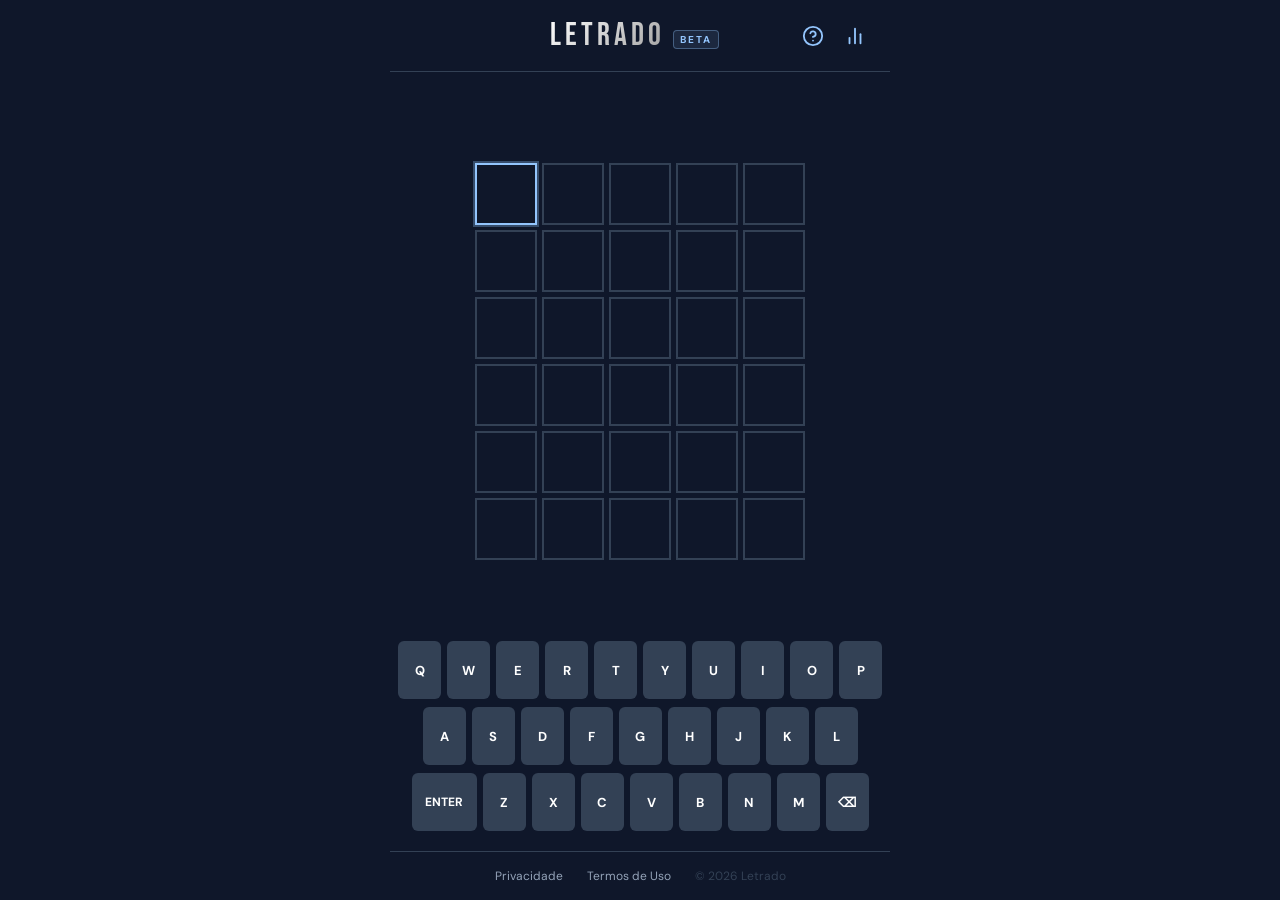
<file: index.html>
<!DOCTYPE html>
<html lang="pt-BR">
<head>
  <meta charset="UTF-8">
  <meta name="viewport" content="width=device-width, initial-scale=1.0, maximum-scale=1.0, user-scalable=no">
  <title>Letrado</title>
  <link rel="icon" type="image/x-icon" href="favicon.ico">
  <link rel="icon" type="image/png" sizes="16x16" href="favicon-16.png">
  <link rel="icon" type="image/png" sizes="32x32" href="favicon-32.png">
  <link rel="icon" type="image/png" sizes="192x192" href="favicon-192.png">
  <link rel="icon" type="image/png" sizes="512x512" href="favicon-512.png">
  <link rel="apple-touch-icon" sizes="180x180" href="apple-touch-icon.png">
  <meta name="theme-color" content="#0f172a">
  <meta name="google-adsense-account" content="ca-pub-7366083394469817">
  <link rel="stylesheet" href="style.css">
</head>
<body>

  <!-- HEADER -->
  <header>
    <span style="width:60px"></span>
    <div class="logo-wrap">
      <span class="logo">Letrado</span>
      <span class="beta-tag">Beta</span>
    </div>
    <div class="header-icons">
      <button class="icon-btn" id="btn-help" title="Como jogar" aria-label="Como jogar">
        <svg width="22" height="22" viewBox="0 0 24 24" fill="none" stroke="currentColor" stroke-width="2" stroke-linecap="round" stroke-linejoin="round">
          <circle cx="12" cy="12" r="10"/>
          <path d="M9.09 9a3 3 0 0 1 5.83 1c0 2-3 3-3 3"/>
          <line x1="12" y1="17" x2="12.01" y2="17"/>
        </svg>
      </button>
      <button class="icon-btn" id="btn-stats" title="Estatísticas" aria-label="Estatísticas">
        <svg width="22" height="22" viewBox="0 0 24 24" fill="none" stroke="currentColor" stroke-width="2" stroke-linecap="round" stroke-linejoin="round">
          <line x1="18" y1="20" x2="18" y2="10"/>
          <line x1="12" y1="20" x2="12" y2="4"/>
          <line x1="6" y1="20" x2="6" y2="14"/>
        </svg>
      </button>
    </div>
  </header>

  <!-- Toast -->
  <div id="toast"></div>

  <!-- TABULEIRO -->
  <div id="board-container">
    <div id="board"></div>
  </div>

  <!-- TECLADO -->
  <div id="keyboard"></div>

  <!-- MODAL: Como Jogar -->
  <div class="modal-overlay" id="modal-help">
    <div class="modal">
      <h2>Como Jogar</h2>
      <p>Adivinhe o <strong>LETRADO</strong> em 6 tentativas.</p>
      <div class="divider"></div>
      <p style="margin-bottom:8px;text-align:left;font-size:13px">
        • Cada palpite deve ser uma palavra válida de 5 letras.<br>
        • A cor das letras muda para mostrar o quão perto você está.
      </p>
      <div class="divider"></div>

      <div class="how-example">
        <div class="ex-tile c">G</div>
        <div class="ex-tile">A</div>
        <div class="ex-tile">T</div>
        <div class="ex-tile">O</div>
        <div class="ex-tile">S</div>
      </div>
      <div class="how-desc"><strong>G</strong> está na posição correta.</div>

      <div class="how-example">
        <div class="ex-tile">C</div>
        <div class="ex-tile p">A</div>
        <div class="ex-tile">S</div>
        <div class="ex-tile">A</div>
        <div class="ex-tile">S</div>
      </div>
      <div class="how-desc"><strong>A</strong> está na palavra, mas na posição errada.</div>

      <div class="how-example">
        <div class="ex-tile">B</div>
        <div class="ex-tile">O</div>
        <div class="ex-tile">L</div>
        <div class="ex-tile a">O</div>
        <div class="ex-tile">S</div>
      </div>
      <div class="how-desc" style="border:none;margin-bottom:0">
        <strong>O</strong> (segundo) não está na palavra.
      </div>

      <button class="modal-btn" id="help-close">Entendido!</button>
    </div>
  </div>

  <!-- MODAL: Estatísticas -->
  <div class="modal-overlay" id="modal-stats">
    <div class="modal">
      <h2>Estatísticas</h2>
      <div class="stats-row">
        <div class="stat-box">
          <div class="stat-num" id="s-played">0</div>
          <div class="stat-label">Jogados</div>
        </div>
        <div class="stat-box">
          <div class="stat-num" id="s-win">0</div>
          <div class="stat-label">% Vitórias</div>
        </div>
        <div class="stat-box">
          <div class="stat-num" id="s-streak">0</div>
          <div class="stat-label">Sequência</div>
        </div>
        <div class="stat-box">
          <div class="stat-num" id="s-best">0</div>
          <div class="stat-label">Recorde</div>
        </div>
      </div>
      <button class="modal-btn" id="stats-close">Fechar</button>
      <button class="modal-btn secondary" id="stats-new">Nova Palavra</button>
    </div>
  </div>

  <!-- MODAL: Fim de jogo -->
  <div class="modal-overlay" id="modal-end">
    <div class="modal">
      <h2 id="end-title">Parabéns!</h2>
      <p id="end-msg"></p>
      <div class="word-reveal" id="end-word"></div>
      <button class="modal-btn" id="end-share">📤 Compartilhar Resultado</button>
      <button class="modal-btn secondary" id="end-new">Jogar Novamente</button>
      <button class="modal-btn secondary" id="end-stats">Ver Estatísticas</button>
    </div>
  </div>

  <!-- Scripts (ordem importa!) -->
  <script src="words.js"></script>
  <script src="script.js"></script>

  <!-- Footer -->
  <footer style="
    width:100%;
    max-width:500px;
    padding:16px 20px;
    border-top:1px solid #334155;
    display:flex;
    justify-content:center;
    gap:24px;
    margin-top:auto;
  ">
    <a href="privacy.html" style="font-size:12px;color:#94a3b8;text-decoration:none;">Privacidade</a>
    <a href="terms.html" style="font-size:12px;color:#94a3b8;text-decoration:none;">Termos de Uso</a>
    <span style="font-size:12px;color:#334155;">© 2026 Letrado</span>
  </footer>

</body>
</html>
</file>
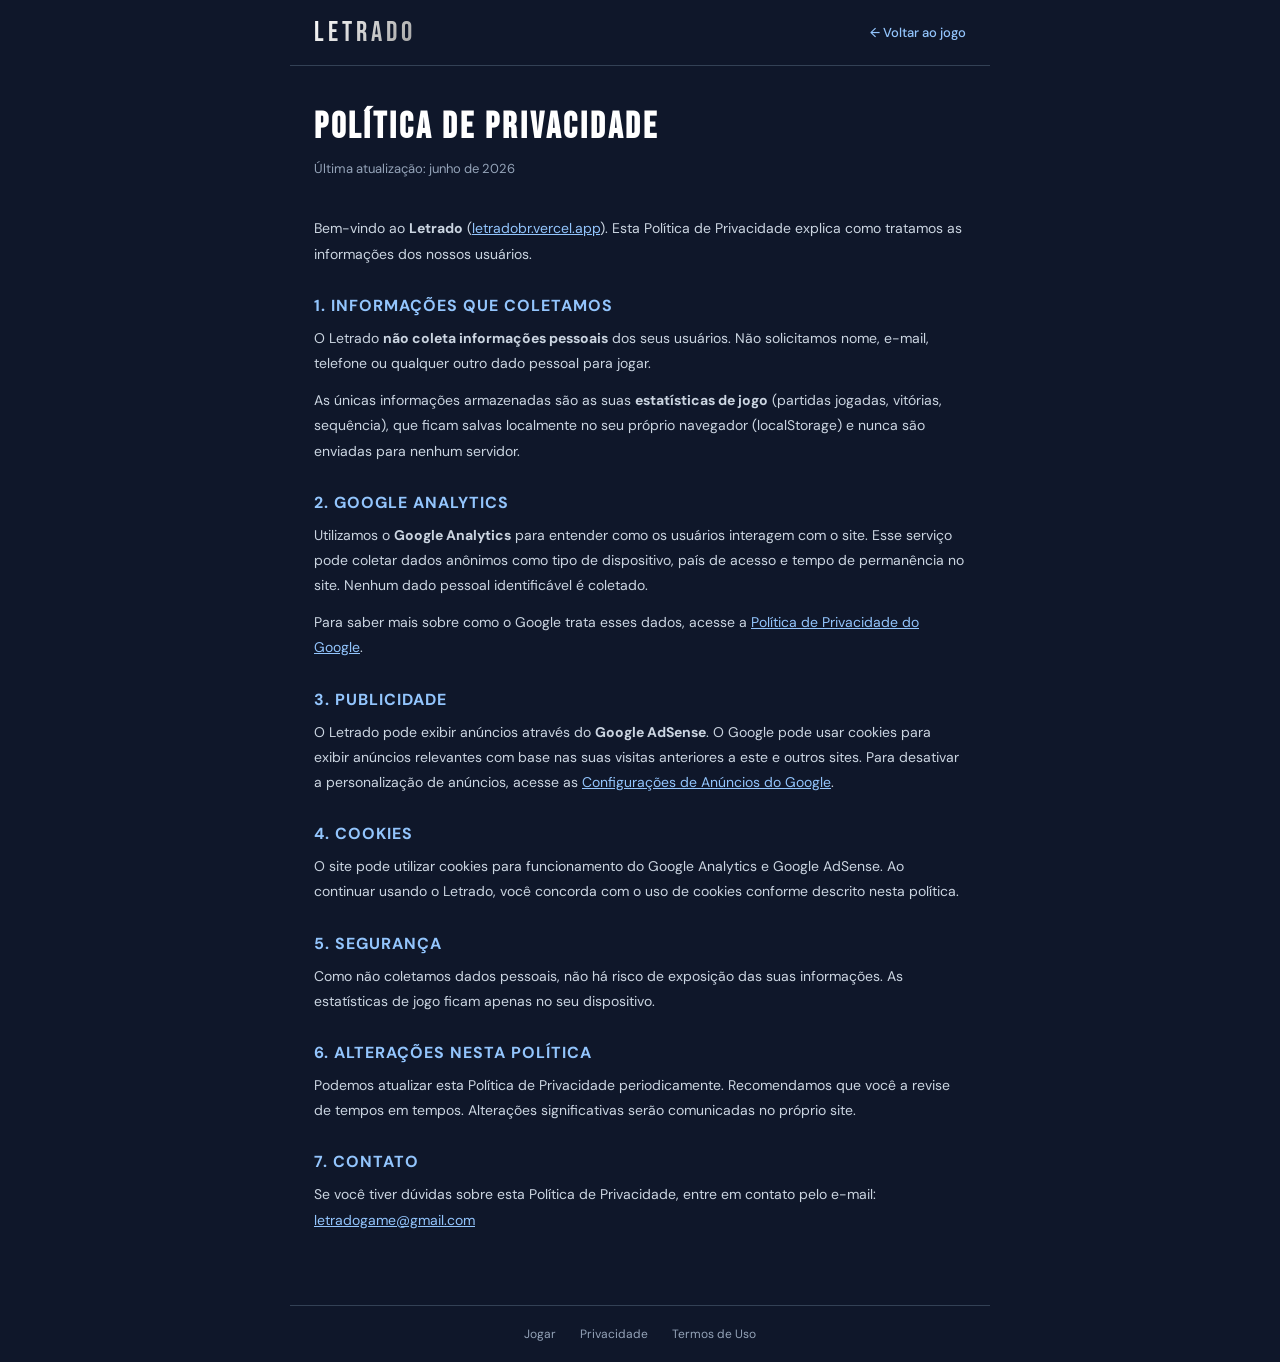
<file: privacy.html>
<!DOCTYPE html>
<html lang="pt-BR">
<head>
  <meta charset="UTF-8">
  <meta name="viewport" content="width=device-width, initial-scale=1.0">
  <title>Política de Privacidade — Letrado</title>
  <link rel="icon" type="image/x-icon" href="favicon.ico">
  <meta name="theme-color" content="#0f172a">
  <link href="https://fonts.googleapis.com/css2?family=Bebas+Neue&family=DM+Sans:wght@400;500;700&display=swap" rel="stylesheet">
  <style>
    *, *::before, *::after { box-sizing: border-box; margin: 0; padding: 0; }
    body {
      background: #0f172a;
      color: #ffffff;
      font-family: 'DM Sans', sans-serif;
      min-height: 100vh;
      display: flex;
      flex-direction: column;
      align-items: center;
    }
    header {
      width: 100%;
      max-width: 700px;
      display: flex;
      align-items: center;
      justify-content: space-between;
      padding: 16px 24px;
      border-bottom: 1px solid #334155;
    }
    .logo {
      font-family: 'Bebas Neue', sans-serif;
      font-size: 28px;
      letter-spacing: 4px;
      background: linear-gradient(135deg, #ffffff 0%, #a0a0a0 100%);
      -webkit-background-clip: text;
      -webkit-text-fill-color: transparent;
      background-clip: text;
      text-decoration: none;
    }
    .back-btn {
      font-size: 13px;
      color: #93c5fd;
      text-decoration: none;
      font-weight: 500;
    }
    .back-btn:hover { color: #ffffff; }
    main {
      width: 100%;
      max-width: 700px;
      padding: 40px 24px 60px;
    }
    h1 {
      font-family: 'Bebas Neue', sans-serif;
      font-size: 36px;
      letter-spacing: 3px;
      margin-bottom: 8px;
      color: #ffffff;
    }
    .updated {
      font-size: 13px;
      color: #94a3b8;
      margin-bottom: 36px;
    }
    h2 {
      font-size: 16px;
      font-weight: 700;
      color: #93c5fd;
      margin: 28px 0 10px;
      text-transform: uppercase;
      letter-spacing: 1px;
    }
    p {
      font-size: 14px;
      line-height: 1.8;
      color: #cbd5e1;
      margin-bottom: 12px;
    }
    a { color: #93c5fd; }
    footer {
      width: 100%;
      max-width: 700px;
      padding: 20px 24px;
      border-top: 1px solid #334155;
      display: flex;
      justify-content: center;
      gap: 24px;
      margin-top: auto;
    }
    footer a {
      font-size: 12px;
      color: #94a3b8;
      text-decoration: none;
    }
    footer a:hover { color: #ffffff; }
  </style>
</head>
<body>

  <header>
    <a class="logo" href="index.html">Letrado</a>
    <a class="back-btn" href="index.html">← Voltar ao jogo</a>
  </header>

  <main>
    <h1>Política de Privacidade</h1>
    <p class="updated">Última atualização: junho de 2026</p>

    <p>Bem-vindo ao <strong>Letrado</strong> (<a href="https://letradobr.vercel.app">letradobr.vercel.app</a>). Esta Política de Privacidade explica como tratamos as informações dos nossos usuários.</p>

    <h2>1. Informações que coletamos</h2>
    <p>O Letrado <strong>não coleta informações pessoais</strong> dos seus usuários. Não solicitamos nome, e-mail, telefone ou qualquer outro dado pessoal para jogar.</p>
    <p>As únicas informações armazenadas são as suas <strong>estatísticas de jogo</strong> (partidas jogadas, vitórias, sequência), que ficam salvas localmente no seu próprio navegador (localStorage) e nunca são enviadas para nenhum servidor.</p>

    <h2>2. Google Analytics</h2>
    <p>Utilizamos o <strong>Google Analytics</strong> para entender como os usuários interagem com o site. Esse serviço pode coletar dados anônimos como tipo de dispositivo, país de acesso e tempo de permanência no site. Nenhum dado pessoal identificável é coletado.</p>
    <p>Para saber mais sobre como o Google trata esses dados, acesse a <a href="https://policies.google.com/privacy" target="_blank">Política de Privacidade do Google</a>.</p>

    <h2>3. Publicidade</h2>
    <p>O Letrado pode exibir anúncios através do <strong>Google AdSense</strong>. O Google pode usar cookies para exibir anúncios relevantes com base nas suas visitas anteriores a este e outros sites. Para desativar a personalização de anúncios, acesse as <a href="https://adssettings.google.com" target="_blank">Configurações de Anúncios do Google</a>.</p>

    <h2>4. Cookies</h2>
    <p>O site pode utilizar cookies para funcionamento do Google Analytics e Google AdSense. Ao continuar usando o Letrado, você concorda com o uso de cookies conforme descrito nesta política.</p>

    <h2>5. Segurança</h2>
    <p>Como não coletamos dados pessoais, não há risco de exposição das suas informações. As estatísticas de jogo ficam apenas no seu dispositivo.</p>

    <h2>6. Alterações nesta política</h2>
    <p>Podemos atualizar esta Política de Privacidade periodicamente. Recomendamos que você a revise de tempos em tempos. Alterações significativas serão comunicadas no próprio site.</p>

    <h2>7. Contato</h2>
    <p>Se você tiver dúvidas sobre esta Política de Privacidade, entre em contato pelo e-mail: <a href="mailto:letradogame@gmail.com">letradogame@gmail.com</a></p>
  </main>

  <footer>
    <a href="index.html">Jogar</a>
    <a href="privacy.html">Privacidade</a>
    <a href="terms.html">Termos de Uso</a>
  </footer>

</body>
</html>
</file>
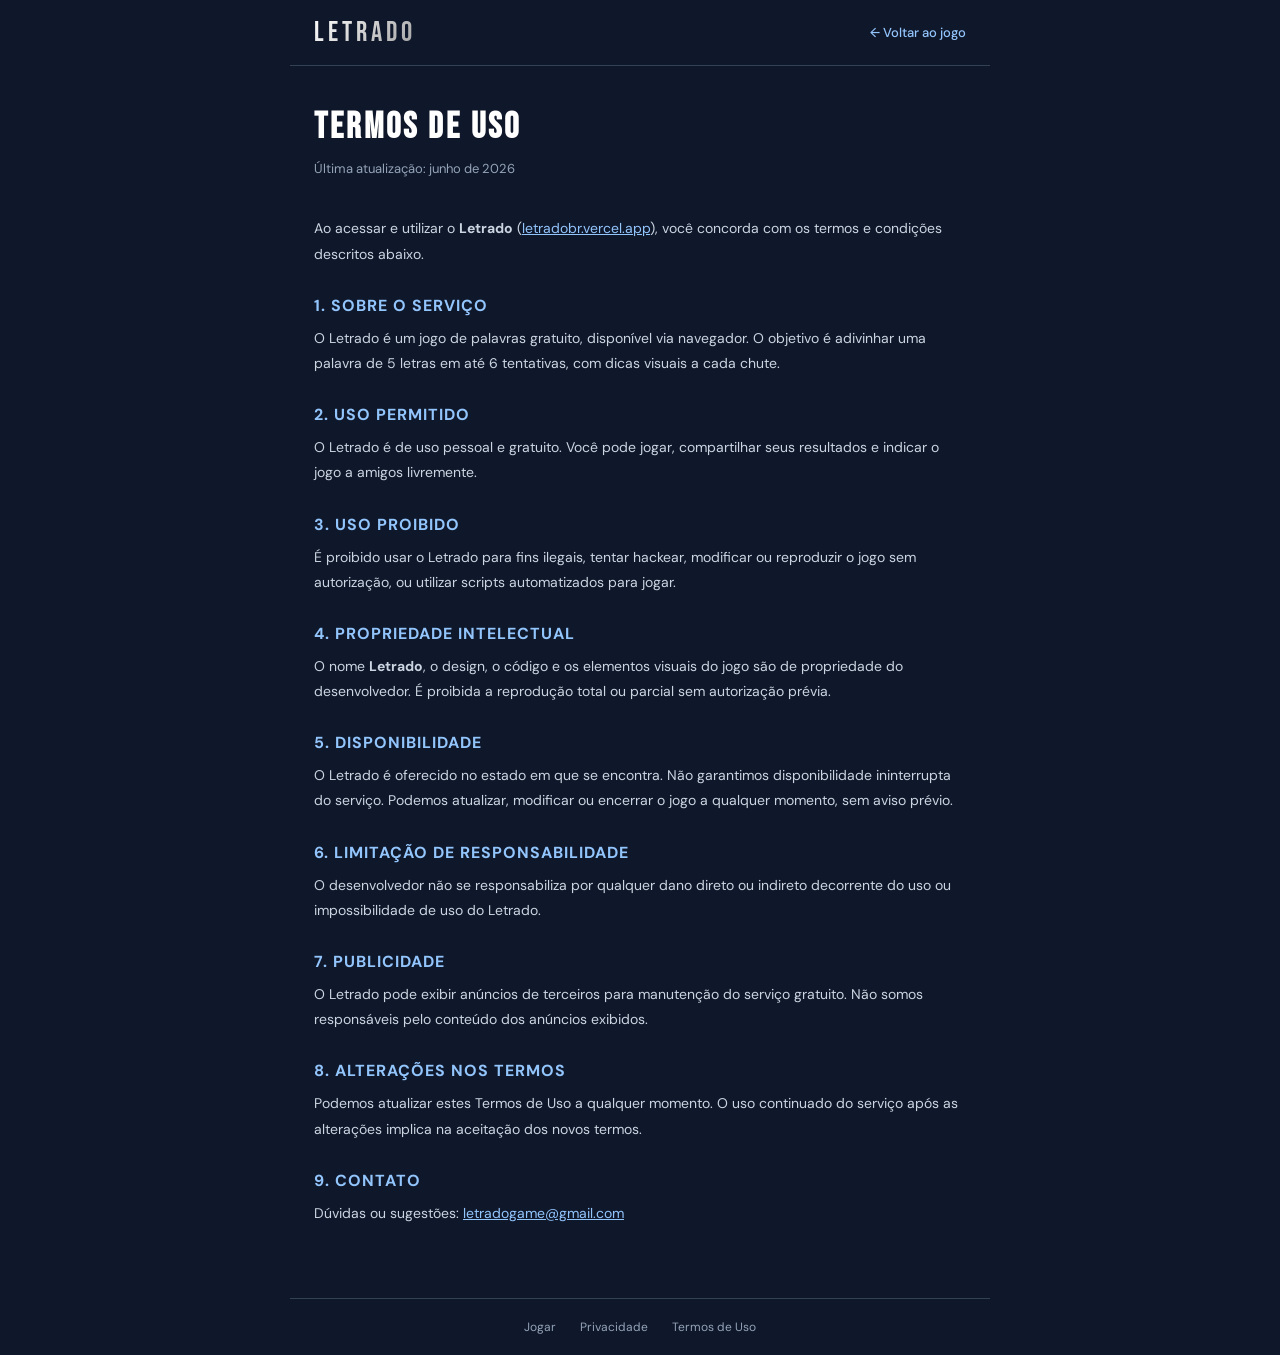
<file: terms.html>
<!DOCTYPE html>
<html lang="pt-BR">
<head>
  <meta charset="UTF-8">
  <meta name="viewport" content="width=device-width, initial-scale=1.0">
  <title>Termos de Uso — Letrado</title>
  <link rel="icon" type="image/x-icon" href="favicon.ico">
  <meta name="theme-color" content="#0f172a">
  <link href="https://fonts.googleapis.com/css2?family=Bebas+Neue&family=DM+Sans:wght@400;500;700&display=swap" rel="stylesheet">
  <style>
    *, *::before, *::after { box-sizing: border-box; margin: 0; padding: 0; }
    body {
      background: #0f172a;
      color: #ffffff;
      font-family: 'DM Sans', sans-serif;
      min-height: 100vh;
      display: flex;
      flex-direction: column;
      align-items: center;
    }
    header {
      width: 100%;
      max-width: 700px;
      display: flex;
      align-items: center;
      justify-content: space-between;
      padding: 16px 24px;
      border-bottom: 1px solid #334155;
    }
    .logo {
      font-family: 'Bebas Neue', sans-serif;
      font-size: 28px;
      letter-spacing: 4px;
      background: linear-gradient(135deg, #ffffff 0%, #a0a0a0 100%);
      -webkit-background-clip: text;
      -webkit-text-fill-color: transparent;
      background-clip: text;
      text-decoration: none;
    }
    .back-btn {
      font-size: 13px;
      color: #93c5fd;
      text-decoration: none;
      font-weight: 500;
    }
    .back-btn:hover { color: #ffffff; }
    main {
      width: 100%;
      max-width: 700px;
      padding: 40px 24px 60px;
    }
    h1 {
      font-family: 'Bebas Neue', sans-serif;
      font-size: 36px;
      letter-spacing: 3px;
      margin-bottom: 8px;
      color: #ffffff;
    }
    .updated {
      font-size: 13px;
      color: #94a3b8;
      margin-bottom: 36px;
    }
    h2 {
      font-size: 16px;
      font-weight: 700;
      color: #93c5fd;
      margin: 28px 0 10px;
      text-transform: uppercase;
      letter-spacing: 1px;
    }
    p {
      font-size: 14px;
      line-height: 1.8;
      color: #cbd5e1;
      margin-bottom: 12px;
    }
    a { color: #93c5fd; }
    footer {
      width: 100%;
      max-width: 700px;
      padding: 20px 24px;
      border-top: 1px solid #334155;
      display: flex;
      justify-content: center;
      gap: 24px;
      margin-top: auto;
    }
    footer a {
      font-size: 12px;
      color: #94a3b8;
      text-decoration: none;
    }
    footer a:hover { color: #ffffff; }
  </style>
</head>
<body>

  <header>
    <a class="logo" href="index.html">Letrado</a>
    <a class="back-btn" href="index.html">← Voltar ao jogo</a>
  </header>

  <main>
    <h1>Termos de Uso</h1>
    <p class="updated">Última atualização: junho de 2026</p>

    <p>Ao acessar e utilizar o <strong>Letrado</strong> (<a href="https://letradobr.vercel.app">letradobr.vercel.app</a>), você concorda com os termos e condições descritos abaixo.</p>

    <h2>1. Sobre o serviço</h2>
    <p>O Letrado é um jogo de palavras gratuito, disponível via navegador. O objetivo é adivinhar uma palavra de 5 letras em até 6 tentativas, com dicas visuais a cada chute.</p>

    <h2>2. Uso permitido</h2>
    <p>O Letrado é de uso pessoal e gratuito. Você pode jogar, compartilhar seus resultados e indicar o jogo a amigos livremente.</p>

    <h2>3. Uso proibido</h2>
    <p>É proibido usar o Letrado para fins ilegais, tentar hackear, modificar ou reproduzir o jogo sem autorização, ou utilizar scripts automatizados para jogar.</p>

    <h2>4. Propriedade intelectual</h2>
    <p>O nome <strong>Letrado</strong>, o design, o código e os elementos visuais do jogo são de propriedade do desenvolvedor. É proibida a reprodução total ou parcial sem autorização prévia.</p>

    <h2>5. Disponibilidade</h2>
    <p>O Letrado é oferecido no estado em que se encontra. Não garantimos disponibilidade ininterrupta do serviço. Podemos atualizar, modificar ou encerrar o jogo a qualquer momento, sem aviso prévio.</p>

    <h2>6. Limitação de responsabilidade</h2>
    <p>O desenvolvedor não se responsabiliza por qualquer dano direto ou indireto decorrente do uso ou impossibilidade de uso do Letrado.</p>

    <h2>7. Publicidade</h2>
    <p>O Letrado pode exibir anúncios de terceiros para manutenção do serviço gratuito. Não somos responsáveis pelo conteúdo dos anúncios exibidos.</p>

    <h2>8. Alterações nos termos</h2>
    <p>Podemos atualizar estes Termos de Uso a qualquer momento. O uso continuado do serviço após as alterações implica na aceitação dos novos termos.</p>

    <h2>9. Contato</h2>
    <p>Dúvidas ou sugestões: <a href="mailto:letradogame@gmail.com">letradogame@gmail.com</a></p>
  </main>

  <footer>
    <a href="index.html">Jogar</a>
    <a href="privacy.html">Privacidade</a>
    <a href="terms.html">Termos de Uso</a>
  </footer>

</body>
</html>
</file>
<file: style.css>
@import url('https://fonts.googleapis.com/css2?family=Bebas+Neue&family=DM+Sans:wght@400;500;700&display=swap');

*, *::before, *::after { box-sizing: border-box; margin: 0; padding: 0; }

:root {
  --green: #538d4e;
  --green-light: #6aaf63;
  --yellow: #b59f3b;
  --yellow-light: #d4b94a;
  --gray: #3a3a3c;
  --gray-light: #818384;
  --bg: #0f172a;
  --surface: #1e293b;
  --border: #334155;
  --text: #ffffff;
  --text-muted: #94a3b8;
  --key-bg: #334155;
  --key-text: #ffffff;
  --accent: #93c5fd;
}

body {
  background: var(--bg);
  color: var(--text);
  font-family: 'DM Sans', sans-serif;
  min-height: 100vh;
  display: flex;
  flex-direction: column;
  align-items: center;
  overflow-x: hidden;
}

/* ─── HEADER ─────────────────────────────── */
header {
  width: 100%;
  max-width: 500px;
  display: flex;
  align-items: center;
  justify-content: space-between;
  padding: 16px 20px;
  border-bottom: 1px solid var(--border);
}

.logo-wrap {
  display: flex;
  align-items: baseline;
  gap: 8px;
}

.logo {
  font-family: 'Bebas Neue', sans-serif;
  font-size: 32px;
  letter-spacing: 4px;
  background: linear-gradient(135deg, #ffffff 0%, #a0a0a0 100%);
  -webkit-background-clip: text;
  -webkit-text-fill-color: transparent;
  background-clip: text;
}

.beta-tag {
  font-family: 'DM Sans', sans-serif;
  font-size: 10px;
  font-weight: 700;
  letter-spacing: 2px;
  color: #93c5fd;
  background: rgba(147,197,253,0.1);
  border: 1px solid rgba(147,197,253,0.35);
  border-radius: 4px;
  padding: 2px 6px;
  text-transform: uppercase;
  vertical-align: middle;
  position: relative;
  top: -2px;
}

.header-icons {
  display: flex;
  gap: 12px;
  align-items: center;
}

.icon-btn {
  background: none;
  border: none;
  color: #93c5fd;
  cursor: pointer;
  font-size: 20px;
  padding: 4px;
  transition: color 0.2s;
  display: flex;
  align-items: center;
}
.icon-btn:hover { color: #ffffff; }

/* ─── TOAST ─────────────────────────────── */
#toast {
  position: fixed;
  top: 80px;
  left: 50%;
  transform: translateX(-50%) translateY(-20px);
  background: var(--text);
  color: var(--bg);
  padding: 10px 20px;
  border-radius: 8px;
  font-weight: 700;
  font-size: 14px;
  opacity: 0;
  transition: all 0.3s;
  z-index: 100;
  pointer-events: none;
  white-space: nowrap;
}
#toast.show {
  opacity: 1;
  transform: translateX(-50%) translateY(0);
}

/* ─── BOARD ─────────────────────────────── */
#board-container {
  flex: 1;
  display: flex;
  align-items: center;
  justify-content: center;
  padding: 20px 0 10px;
}

#board {
  display: grid;
  grid-template-rows: repeat(6, 1fr);
  gap: 5px;
}

.row {
  display: grid;
  grid-template-columns: repeat(5, 62px);
  gap: 5px;
}

.tile {
  width: 62px;
  height: 62px;
  border: 2px solid var(--border);
  display: flex;
  align-items: center;
  justify-content: center;
  font-family: 'Bebas Neue', sans-serif;
  font-size: 32px;
  letter-spacing: 1px;
  color: var(--text);
  background: transparent;
  transition: border-color 0.1s;
  user-select: none;
}

.tile.filled  { border-color: var(--gray-light); animation: pop 0.1s ease; }
.tile.cursor  { border-color: #93c5fd; box-shadow: 0 0 0 2px rgba(147,197,253,0.3); }
.tile.revealed { border: none; animation: flip 0.5s ease forwards; }

.tile.correct { --tile-bg: var(--green); }
.tile.present { --tile-bg: var(--yellow); }
.tile.absent  { --tile-bg: var(--gray); }

/* ─── ANIMATIONS ─────────────────────────── */
@keyframes pop {
  0%   { transform: scale(1); }
  50%  { transform: scale(1.12); }
  100% { transform: scale(1); }
}

@keyframes flip {
  0%   { transform: rotateX(0deg); background: transparent; }
  49%  { transform: rotateX(90deg); background: transparent; }
  50%  { transform: rotateX(90deg); background: var(--tile-bg); }
  100% { transform: rotateX(0deg); background: var(--tile-bg); }
}

@keyframes shake {
  0%, 100% { transform: translateX(0); }
  20%       { transform: translateX(-6px); }
  40%       { transform: translateX(6px); }
  60%       { transform: translateX(-4px); }
  80%       { transform: translateX(4px); }
}

.row.shake { animation: shake 0.4s ease; }

@keyframes bounce {
  0%, 100% { transform: translateY(0); }
  40%       { transform: translateY(-20px); }
  60%       { transform: translateY(-10px); }
}

.tile.bounce { animation: bounce 0.6s ease forwards; }

/* ─── KEYBOARD ─────────────────────────── */
#keyboard {
  width: 100%;
  max-width: 500px;
  padding: 0 8px 20px;
  display: flex;
  flex-direction: column;
  gap: 8px;
}

.kb-row {
  display: flex;
  justify-content: center;
  gap: 6px;
}

.key {
  height: 58px;
  min-width: 43px;
  padding: 0 6px;
  border-radius: 6px;
  border: none;
  background: var(--key-bg);
  color: var(--key-text);
  font-family: 'DM Sans', sans-serif;
  font-size: 13px;
  font-weight: 700;
  cursor: pointer;
  display: flex;
  align-items: center;
  justify-content: center;
  text-transform: uppercase;
  transition: background 0.3s, transform 0.1s;
  user-select: none;
}

.key:active { transform: scale(0.95); }
.key.wide   { min-width: 65px; font-size: 12px; }

.key.correct { background: var(--green) !important; }
.key.present { background: var(--yellow) !important; }
.key.absent  { background: #3a3a3c !important; color: #555; }

/* ─── MODAL ─────────────────────────────── */
.modal-overlay {
  display: none;
  position: fixed;
  inset: 0;
  background: rgba(0,0,0,0.75);
  z-index: 50;
  align-items: center;
  justify-content: center;
}
.modal-overlay.open { display: flex; }

.modal {
  background: var(--surface);
  border: 1px solid var(--border);
  border-radius: 16px;
  padding: 32px 28px;
  max-width: 400px;
  width: 90%;
  text-align: center;
  animation: modal-in 0.3s ease;
}

@keyframes modal-in {
  from { opacity: 0; transform: scale(0.9); }
  to   { opacity: 1; transform: scale(1); }
}

.modal h2 {
  font-family: 'Bebas Neue', sans-serif;
  font-size: 28px;
  letter-spacing: 3px;
  margin-bottom: 8px;
}

.modal p {
  color: var(--text-muted);
  font-size: 14px;
  line-height: 1.6;
  margin-bottom: 16px;
}

.modal .word-reveal {
  font-family: 'Bebas Neue', sans-serif;
  font-size: 40px;
  letter-spacing: 6px;
  color: var(--green-light);
  margin: 12px 0;
}

.modal-btn {
  background: var(--green);
  color: #fff;
  border: none;
  border-radius: 8px;
  padding: 14px 32px;
  font-family: 'DM Sans', sans-serif;
  font-size: 15px;
  font-weight: 700;
  cursor: pointer;
  margin-top: 8px;
  width: 100%;
  transition: background 0.2s, transform 0.1s;
  text-transform: uppercase;
  letter-spacing: 1px;
}
.modal-btn:hover  { background: var(--green-light); }
.modal-btn:active { transform: scale(0.97); }

.modal-btn.secondary {
  background: transparent;
  border: 1px solid var(--border);
  color: var(--text-muted);
  margin-top: 10px;
}
.modal-btn.secondary:hover {
  border-color: var(--text-muted);
  color: var(--text);
}

/* ─── HOW TO PLAY ──────────────────────── */
.how-example {
  display: flex;
  gap: 5px;
  justify-content: center;
  margin: 12px 0 6px;
}

.ex-tile {
  width: 44px; height: 44px;
  display: flex; align-items: center; justify-content: center;
  font-family: 'Bebas Neue', sans-serif;
  font-size: 24px;
  border-radius: 4px;
  border: 2px solid var(--border);
}
.ex-tile.c { background: var(--green);  border-color: var(--green); }
.ex-tile.p { background: var(--yellow); border-color: var(--yellow); }
.ex-tile.a { background: var(--gray);   border-color: var(--gray); }

.how-desc {
  font-size: 13px;
  color: var(--text-muted);
  text-align: left;
  padding: 0 4px 12px;
  border-bottom: 1px solid var(--border);
  margin-bottom: 12px;
}
.how-desc strong { color: var(--text); }

/* ─── STATS ─────────────────────────────── */
.stats-row {
  display: flex;
  justify-content: center;
  gap: 24px;
  margin-bottom: 20px;
}

.stat-box      { text-align: center; }
.stat-num      { font-family: 'Bebas Neue', sans-serif; font-size: 36px; line-height: 1; }
.stat-label    { font-size: 11px; color: var(--text-muted); margin-top: 2px; }

.divider { height: 1px; background: var(--border); margin: 16px 0; }

/* ─── FOOTER ─────────────────────────────── */
footer a:hover { color: #ffffff !important; }

/* ─── MOBILE ─────────────────────────────── */
@media (max-width: 480px) {

  header {
    padding: 10px 16px;
  }

  .logo {
    font-size: 26px;
    letter-spacing: 3px;
  }

  #board-container {
    padding: 10px 0 6px;
    flex: 0 0 auto;
  }

  .row {
    grid-template-columns: repeat(5, 52px);
    gap: 4px;
  }

  .tile {
    width: 52px;
    height: 52px;
    font-size: 26px;
  }

  #keyboard {
    padding: 0 4px 12px;
    gap: 6px;
  }

  .kb-row {
    gap: 4px;
  }

  .key {
    height: 46px;
    min-width: 0;
    flex: 1;
    font-size: 12px;
    padding: 0 2px;
    border-radius: 5px;
  }

  .key.wide {
    flex: 1.5;
    font-size: 10px;
  }
}
</file>
